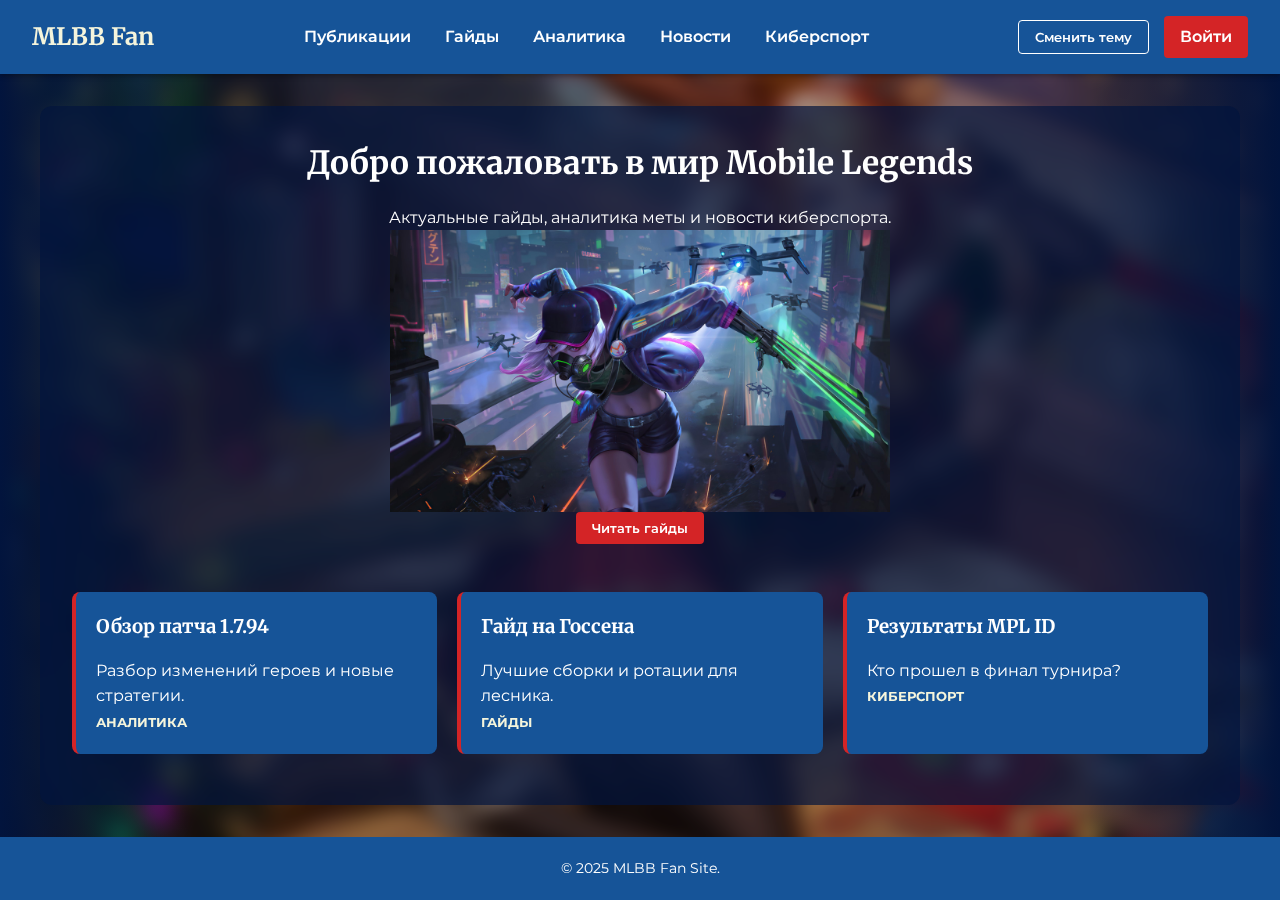
<file: index.html>
<!DOCTYPE html>
<html lang="ru">
<head>
    <meta charset="UTF-8">
    <meta name="viewport" content="width=device-width, initial-scale=1.0">
    <title>MLBB Fan Site - Главная</title>
    <link rel="preconnect" href="https://fonts.googleapis.com">
    <link rel="preconnect" href="https://fonts.gstatic.com" crossorigin>
    <link href="https://fonts.googleapis.com/css2?family=Merriweather:wght@700&family=Montserrat:wght@400;600&display=swap" rel="stylesheet">
    <link rel="stylesheet" href="style.css">
</head>
<body>

    <header>
        <div class="logo">MLBB Fan</div>
        <nav>
            <a href="index.html" class="active">Публикации</a>
            <a href="guides.html">Гайды</a>
            <a href="#">Аналитика</a>
            <a href="#">Новости</a>
            <a href="#">Киберспорт</a>
        </nav>
        <div class="header-controls">
            <button id="theme-toggle">Сменить тему</button>
           <a href="login.html" class="auth-btn">Войти</a>
        </div>
    </header>

    <main>
        <section class="hero">
            <h1>Добро пожаловать в мир Mobile Legends</h1>
            <p>Актуальные гайды, аналитика меты и новости киберспорта.</p>
            <img src="image1.jpg" style="display: block; margin: 0 auto; width: 500px;">
            <a href="guides.html"><button class="cta-button">Читать гайды</button></a>
        </section>

        <section class="content-grid">
            <article class="card">
                <h3>Обзор патча 1.7.94</h3>
                <p>Разбор изменений героев и новые стратегии.</p>
                <span class="tag">Аналитика</span>
            </article>
            <article class="card">
                <h3>Гайд на Госсена</h3>
                <p>Лучшие сборки и ротации для лесника.</p>
                <span class="tag">Гайды</span>
            </article>
            <article class="card">
                <h3>Результаты MPL ID</h3>
                <p>Кто прошел в финал турнира?</p>
                <span class="tag">Киберспорт</span>
            </article>
        </section>
    </main>

    <footer>
        <p>&copy; 2025 MLBB Fan Site.</p>
    </footer>

    <script src="script.js"></script>
</body>

</html>
</file>
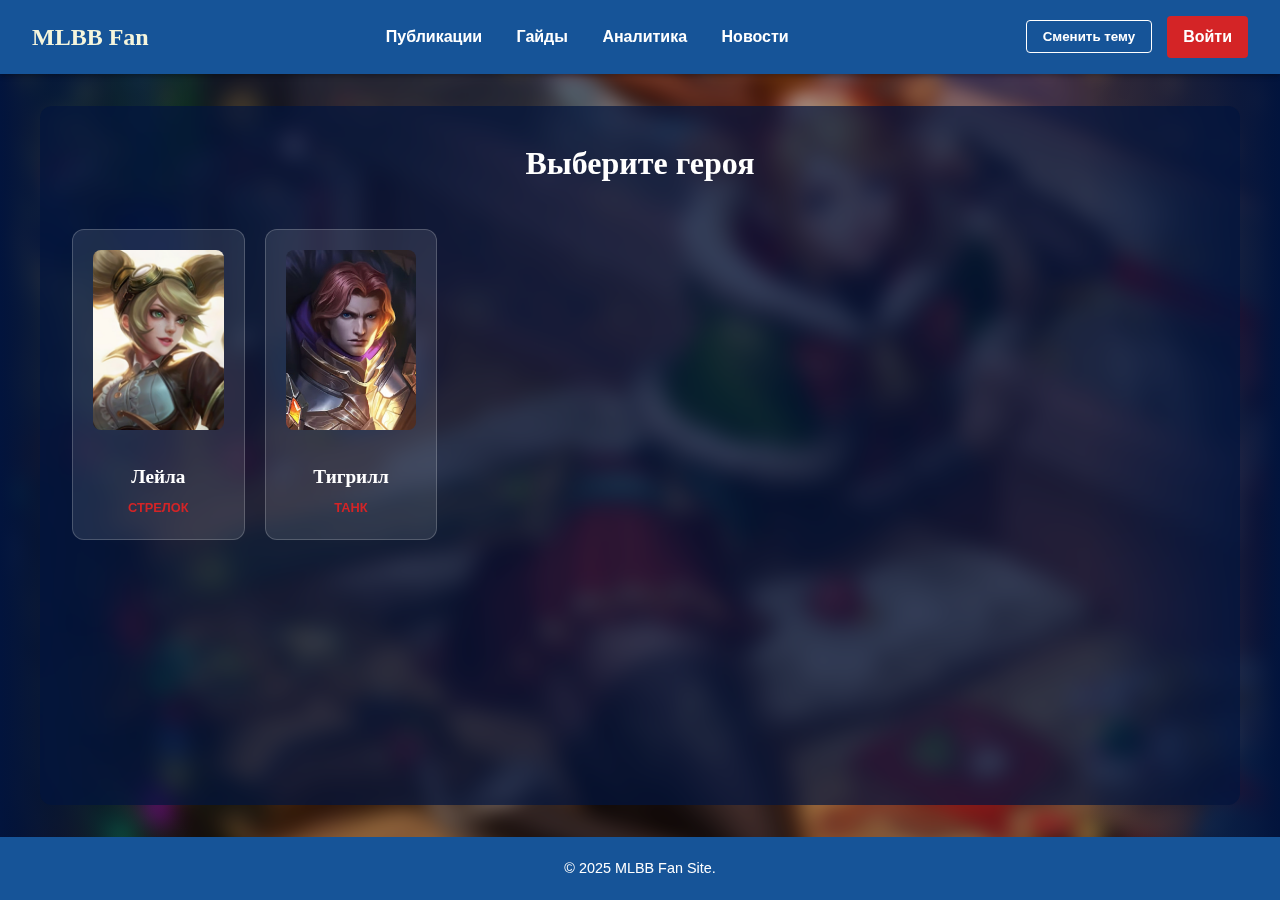
<file: guides.html>
<!DOCTYPE html>
<html lang="ru">
<head>
    <meta charset="UTF-8">
    <meta name="viewport" content="width=device-width, initial-scale=1.0">
    <title>Выбор Гайда - ML Guides</title>
    <link rel="stylesheet" href="style.css">
    <link href="https://unpkg.com/boxicons@2.1.4/css/boxicons.min.css" rel="stylesheet">
</head>
<body>
    
    <header>
         <div class="logo"><a href="guides.html">MLBB Fan</a></div>
        <nav>
            <a href="index.html">Публикации</a>
            <a href="#">Гайды</a>
            <a href="#">Аналитика</a>
            <a href="#">Новости</a>
        </nav>
        <div class="header-controls">
            <button id="theme-toggle">Сменить тему</button>
             <a href="login.html" class="auth-btn">Войти</a>
        </div>
    </header>

    <main class="guides-container">
        <h1>Выберите героя</h1>
        <div class="heroes-grid">
            <a href="hero-guide.html" class="hero-card">
                <img src="Layla.jpg" alt="Layla">
                <h3>Лейла</h3>
                <p>Стрелок</p>
            </a>
            
            <a href="hero-guide1.html" class="hero-card">
                <img src="Tigreal.jpg" alt="Tigreal">
                <h3>Тигрилл</h3>
                <p>Танк</p>
            </a>

            </div>
    </main>
    <footer>
        <p>&copy; 2025 MLBB Fan Site.</p>
    </footer>

    <script src="script.js"></script>
</body>
</html>
</file>
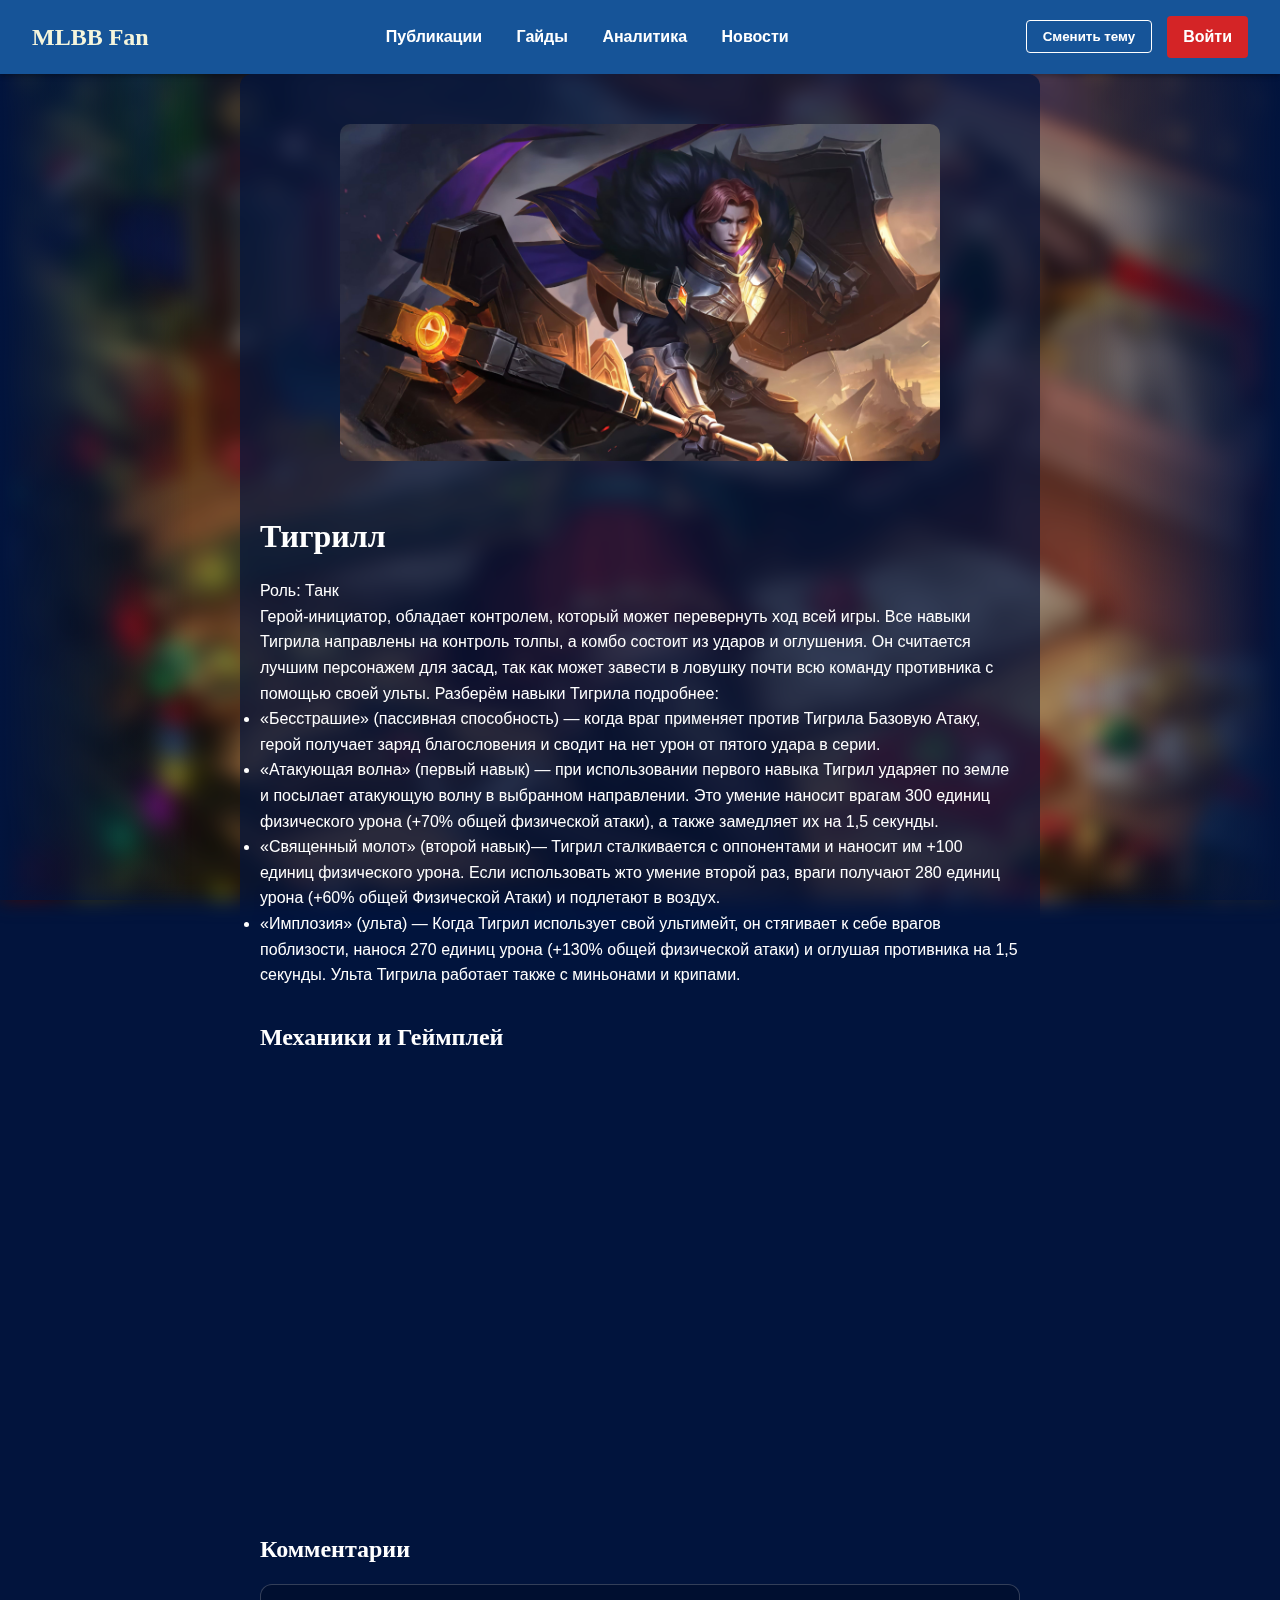
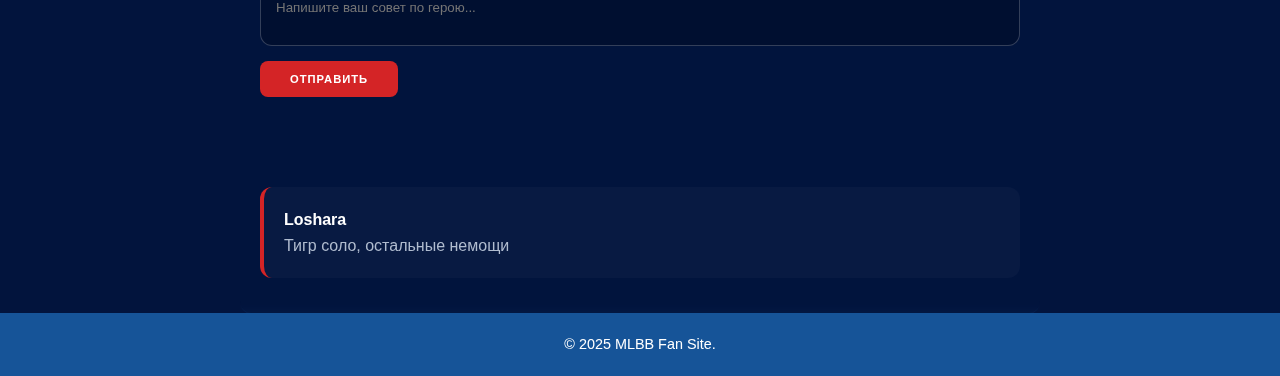
<file: hero-guide1.html>
<!DOCTYPE html>
<html lang="ru">
<head>
    <meta charset="UTF-8">
    <meta name="viewport" content="width=device-width, initial-scale=1.0">
    <title>Гайд на Layla - ML Guides</title>
    <link rel="stylesheet" href="style.css">
    <link href="https://unpkg.com/boxicons@2.1.4/css/boxicons.min.css" rel="stylesheet">
</head>
<body>

    <header>
        <div class="logo"><a href="hero-guide.html">MLBB Fan</a></div>
        <nav>
            <a href="index.html">Публикации</a>
            <a href="#">Гайды</a>
            <a href="#">Аналитика</a>
            <a href="#">Новости</a>
        </nav>
        <div class="header-controls">
            <button id="theme-toggle">Сменить тему</button>
             <a href="login.html" class="auth-btn">Войти</a>
        </div>
    </header>

    <main class="guide-detail">
        <section class="hero-header">
            <img src="TigrealFull.jpg" alt="Tigreal Full Art" class="hero-full-img" style="display: block; margin: 30px auto; max-width: 600px; width: 100%";>
            <div class="hero-info">
                <h1>Тигрилл</h1>
                <p class="role">Роль: Танк</p>
                <p class="desc">Герой-инициатор, обладает контролем, который может перевернуть ход всей игры. Все навыки Тигрила направлены на контроль толпы, а комбо состоит из ударов и оглушения. Он считается лучшим персонажем для засад, так как может завести в ловушку почти всю команду противника с помощью своей ульты. Разберём навыки Тигрила подробнее:</p>
                <ul>
                    <li>«Бесстрашие» (пассивная способность) — когда враг применяет против Тигрила Базовую Атаку, герой получает заряд благословения и сводит на нет урон от пятого удара в серии. </li>
                    <li>«Атакующая волна» (первый навык) — при использовании первого навыка Тигрил ударяет по земле и посылает атакующую волну в выбранном направлении. Это умение наносит врагам 300 единиц физического урона (+70% общей физической атаки), а также замедляет их на 1,5 секунды.</li>
                    <li>«Священный молот» (второй навык)— Тигрил сталкивается с оппонентами и наносит им +100 единиц физического урона. Если использовать жто умение второй раз, враги получают 280 единиц урона (+60% общей Физической Атаки) и подлетают в воздух.</li>
                    <li>«Имплозия» (ульта) — Когда Тигрил использует свой ультимейт, он стягивает к себе врагов поблизости, нанося 270 единиц урона (+130% общей физической атаки) и оглушая противника на 1,5 секунды. Ульта Тигрила работает также с миньонами и крипами.</li>
                </ul>
            </div>
        </section>
             <section class="video-section">
            <h2>Механики и Геймплей</h2>
            <div class="video-container">
                <iframe width="560" height="315" src="https://www.youtube.com/watch?v=GPfVeYKRycw" title="YouTube video player" frameborder="0" allow="accelerometer; autoplay; clipboard-write; encrypted-media; gyroscope; picture-in-picture" allowfullscreen></iframe>
            </div>
        </section>
        <section class="comments-section">
            <h2>Комментарии</h2>
            
            <div class="comment-form">
                <textarea id="comment-input" placeholder="Напишите ваш совет по герою..."></textarea>
                <button id="submit-comment">Отправить</button>
            </div>

            <div id="comments-list" class="comments-list">
                <div class="comment">
                    <strong>Loshara</strong>
                    <p>Тигр соло, остальные немощи</p>
                </div>
            </div>
        </section>
    </main>
    <footer>
        <p>&copy; 2025 MLBB Fan Site.</p>
    </footer>
    <script src="script.js"></script>
</body>
</html>
</file>
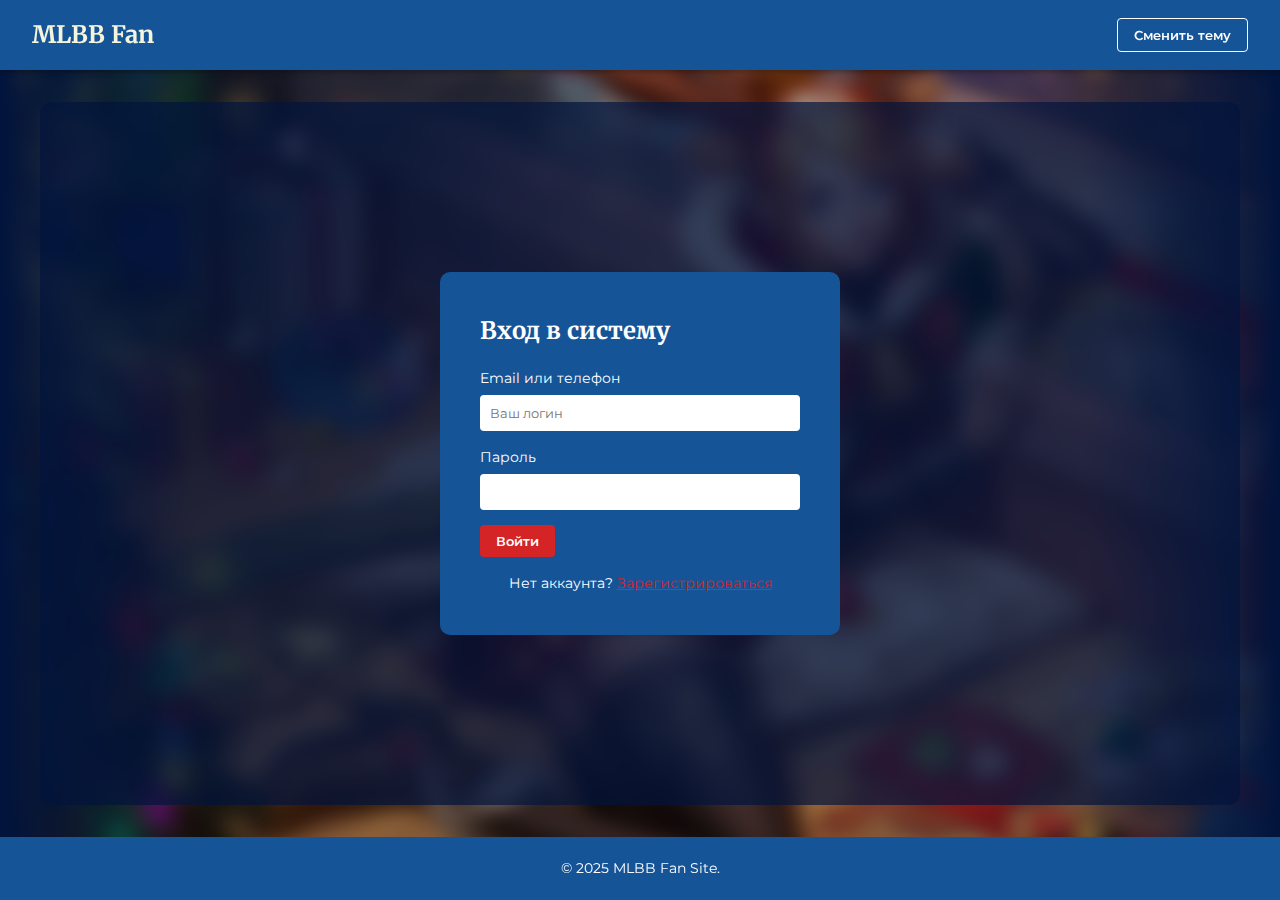
<file: login.html>
<!DOCTYPE html>
<html lang="ru">
<head>
    <meta charset="UTF-8">
    <meta name="viewport" content="width=device-width, initial-scale=1.0">
    <title>Вход - MLBB Fan</title>
    <link href="https://fonts.googleapis.com/css2?family=Merriweather:wght@700&family=Montserrat:wght@400;600&display=swap" rel="stylesheet">
    <link rel="stylesheet" href="style.css">
</head>
<body>

    <header>
        <div class="logo"><a href="index.html">MLBB Fan</a></div>
        <div class="header-controls">
            <button id="theme-toggle">Сменить тему</button>
        </div>
    </header>

    <main class="auth-container">
        <div class="auth-form">
            <h2>Вход в систему</h2>
            <form>
                <div class="form-group">
                    <label for="login-email">Email или телефон</label>
                    <input type="text" id="login-email" placeholder="Ваш логин" required>
                </div>

                <div class="form-group">
                    <label for="login-pass">Пароль</label>
                    <input type="password" id="login-pass" required>
                </div>

               <button href="profile.html" type="submit" class="cta-button">Войти</button>

            </form>
            
            <p class="auth-link">Нет аккаунта? <a href="register.html">Зарегистрироваться</a></p>
        </div>
    </main>

    <footer>
        <p>&copy; 2025 MLBB Fan Site.</p>
    </footer>

    <script src="script.js"></script>
</body>
</html>
</file>
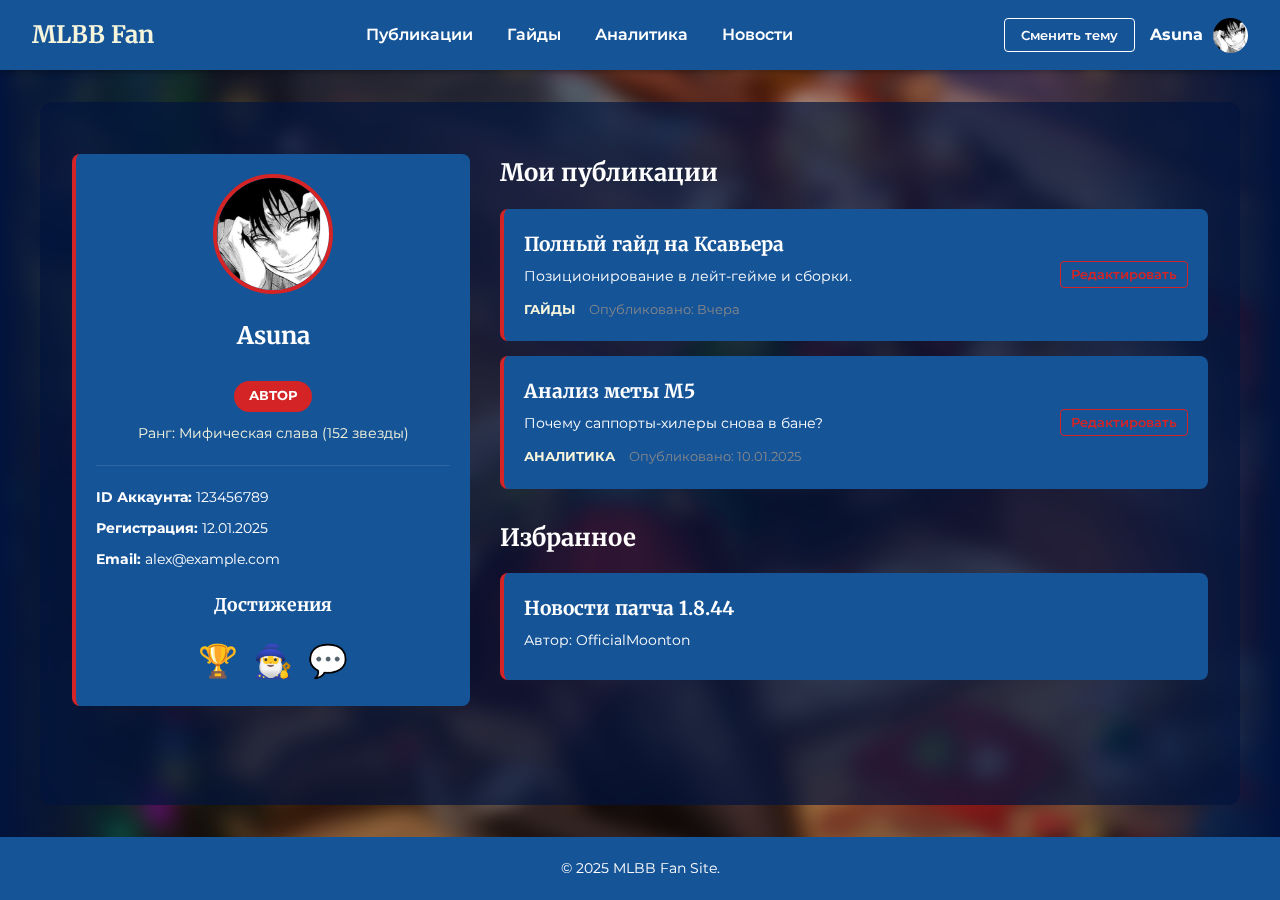
<file: profile.html>
<!DOCTYPE html>
<html lang="ru">
<head>
    <meta charset="UTF-8">
    <meta name="viewport" content="width=device-width, initial-scale=1.0">
    <title>Профиль пользователя - MLBB Fan</title>
    <link href="https://fonts.googleapis.com/css2?family=Merriweather:wght@700&family=Montserrat:wght@400;600&display=swap" rel="stylesheet">
    <link rel="stylesheet" href="style.css">
</head>
<body>

    <header>
        <div class="logo"><a href="index.html">MLBB Fan</a></div>
        <nav>
            <a href="index.html">Публикации</a>
            <a href="#">Гайды</a>
            <a href="#">Аналитика</a>
            <a href="#">Новости</a>
        </nav>
        <div class="header-controls">
            <button id="theme-toggle">Сменить тему</button>
            <div class="user-mini">
                <span>Asuna</span>
                <div class="avatar-circle-small"></div>
            </div>
        </div>
    </header>

    <main>
        <div class="profile-container">
            <aside class="profile-sidebar card">
                <div class="profile-header">
                    <div class="avatar-large">
                        <img src="image4.jpg" alt="Profile avatar">
                    </div>
                    <h2>Asuna</h2>
                    <p class="role-badge">Автор</p>
                    <p class="rank-info">Ранг: Мифическая слава (152 звезды)</p>
                </div>
                
                <hr class="divider">

                <div class="profile-details">
                    <p><strong>ID Аккаунта:</strong> 123456789</p>
                    <p><strong>Регистрация:</strong> 12.01.2025</p>
                    <p><strong>Email:</strong> alex@example.com</p>
                </div>

                <div class="profile-achievements">
                    <h3>Достижения</h3>
                    <div class="achievements-grid">
                        <div class="achievement" title="Автор года">🏆</div>
                        <div class="achievement" title="Эксперт по магам">🧙‍♂️</div>
                        <div class="achievement" title="Активный комментатор">💬</div>
                    </div>
                </div>
            </aside>

            <section class="profile-content">
                <h2>Мои публикации</h2>
                
                <div class="content-grid-profile">
                    <article class="card horizontal-card">
                        <div class="card-info">
                            <h3>Полный гайд на Ксавьера</h3>
                            <p>Позиционирование в лейт-гейме и сборки.</p>
                            <span class="tag">Гайды</span>
                            <span class="date">Опубликовано: Вчера</span>
                        </div>
                        <div class="card-actions">
                            <button class="edit-btn">Редактировать</button>
                        </div>
                    </article>

                    <article class="card horizontal-card">
                        <div class="card-info">
                            <h3>Анализ меты M5</h3>
                            <p>Почему саппорты-хилеры снова в бане?</p>
                            <span class="tag">Аналитика</span>
                            <span class="date">Опубликовано: 10.01.2025</span>
                        </div>
                        <div class="card-actions">
                            <button class="edit-btn">Редактировать</button>
                        </div>
                    </article>
                </div>

                <h2 style="margin-top: 30px;">Избранное</h2>
                <div class="content-grid-profile">
                    <article class="card horizontal-card">
                        <div class="card-info">
                            <h3>Новости патча 1.8.44</h3>
                            <p>Автор: OfficialMoonton</p>
                        </div>
                    </article>
                </div>
            </section>
        </div>
    </main>

    <footer>
        <p>&copy; 2025 MLBB Fan Site.</p>
    </footer>

    <script src="script.js"></script>
</body>
</html>
</file>
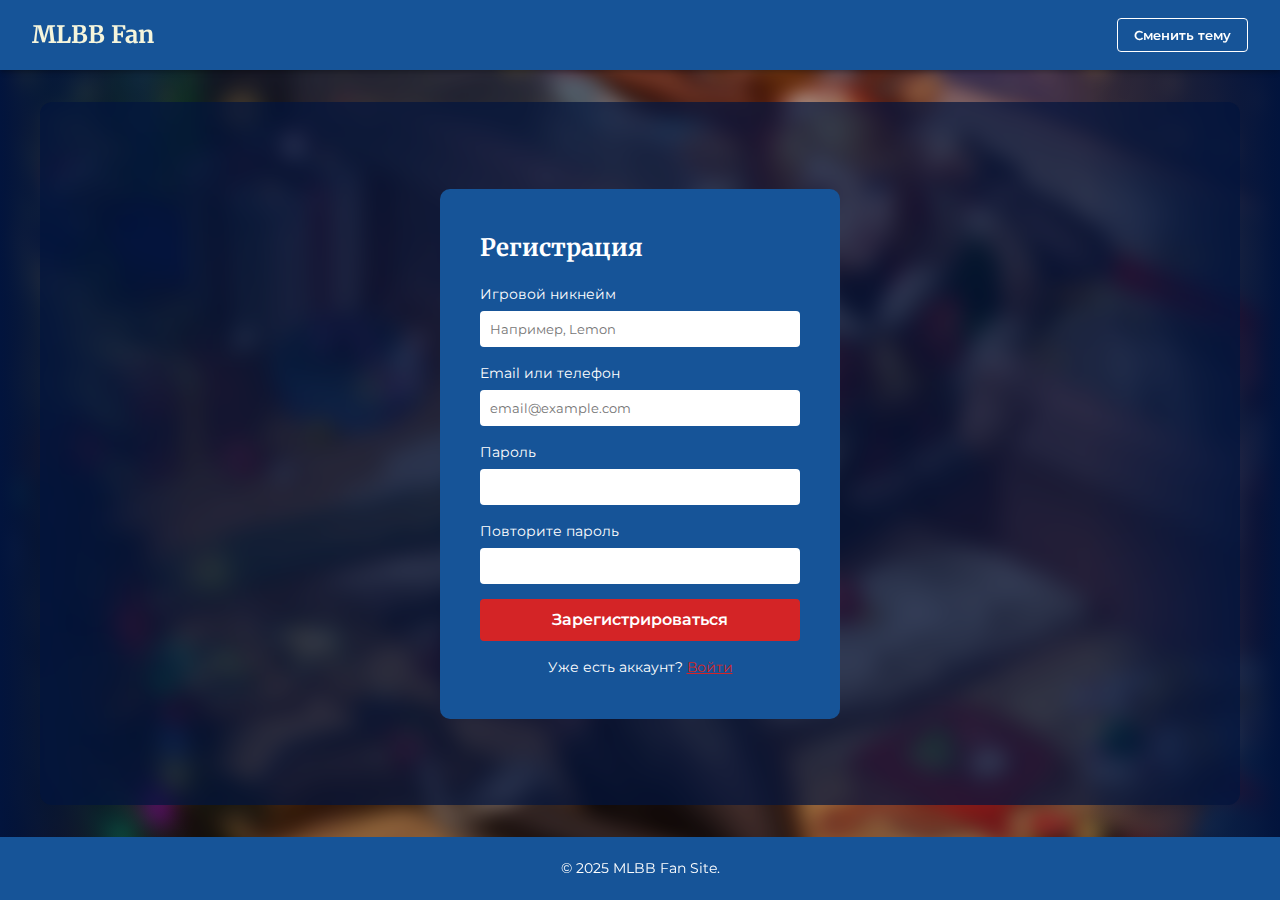
<file: register.html>
<!DOCTYPE html>
<html lang="ru">
<head>
    <meta charset="UTF-8">
    <meta name="viewport" content="width=device-width, initial-scale=1.0">
    <title>Регистрация - MLBB Fan</title>
    <link href="https://fonts.googleapis.com/css2?family=Merriweather:wght@700&family=Montserrat:wght@400;600&display=swap" rel="stylesheet">
    <link rel="stylesheet" href="style.css">
</head>
<body>

    <header>
        <div class="logo"><a href="index.html">MLBB Fan</a></div>
        <div class="header-controls">
            <button id="theme-toggle">Сменить тему</button>
        </div>
    </header>

    <main class="auth-container">
        <div class="auth-form">
            <h2>Регистрация</h2>
            <form action="#">
                <div class="form-group">
                    <label for="nickname">Игровой никнейм</label>
                    <input type="text" id="nickname" placeholder="Например, Lemon" required>
                </div>
                
                <div class="form-group">
                    <label for="email">Email или телефон</label>
                    <input type="text" id="email" placeholder="email@example.com" required>
                </div>

                <div class="form-group">
                    <label for="password">Пароль</label>
                    <input type="password" id="password" required>
                </div>

                <div class="form-group">
                    <label for="confirm-password">Повторите пароль</label>
                    <input type="password" id="confirm-password" required>
                </div>

               <a href="profile.html" class="cta-button full-width" style="text-align:center; display:block;">Зарегистрироваться</a>
            </form>
            <p class="auth-link">Уже есть аккаунт? <a href="#">Войти</a></p>
        </div>
    </main>

    <footer>
        <p>&copy; 2025 MLBB Fan Site.</p>
    </footer>

    <script src="script.js"></script>
</body>

</html>
</file>
<file: style.css>
:root {
    --main-bg: #02143D;       /* Глубокий синий - 60% */
    --card-bg: #165498;       /* Светло-голубой - 30% */
    --accent-color: #D42426;  /* Насыщенный красный - 10% */
    --text-color: #ffffff;    /* Текст светлый */
    --cream-color: #F5F5DC;   /* Теплый кремовый (вспомогательный) */
    --bg-card-hero: #ffffff; 
    --text-card-hero: #02143D;
    
    /* Шрифты */
    --font-heading: 'Merriweather', serif;
    --font-body: 'Montserrat', sans-serif;
}




body {
    font-family: var(--font-body);
    background-color: var(--main-bg);
    color: var(--text-color);
    line-height: 1.6;
    display: flex;
    flex-direction: column;
    min-height: 100vh;
    transition: background-color 0.3s, color 0.3s;
}

body::before {
    content: '';
    position: fixed;
    top: 0;
    left: 0;
    width: 100%;
    height: 100%;
    background-image: url('image3.jpg'); 
    background-size: cover;
    background-position: center;
    filter: blur(10px) brightness(0.7); 
    z-index: -1; 
}

body::after {
    content: '';
    position: fixed;
    top: 0;
    left: 0;
    width: 100%;
    height: 100%;
    background: linear-gradient(
        90deg,
        var(--main-bg) 0%,
        transparent 15%,
        transparent 85%,
        var(--main-bg) 100%
    );
    z-index: -1;
    pointer-events: none;
}

main {
    flex: 1;
    background-color: rgba(2, 20, 61, 0.7); 
    border-radius: 12px;
    padding: 2rem;
    margin: 2rem auto;
    max-width: 1200px;
    backdrop-filter: blur(5px); 
    width: 100%;
}
/* Шапка */
header {
    background-color: var(--card-bg);
    padding: 1rem 2rem;
    display: flex;
    justify-content: space-between;
    align-items: center;
    box-shadow: 0 2px 5px rgba(0,0,0,0.3);
}

.logo {
    font-family: var(--font-heading);
    font-size: 1.5rem;
    font-weight: bold;
    color: var(--cream-color);
}

.logo a {
    color: inherit;
    text-decoration: none;
}

nav a {
    color: var(--text-color);
    text-decoration: none;
    margin: 0 15px;
    font-weight: 600;
    transition: color 0.2s;
}

nav a:hover {
    color: var(--cream-color);
}

.header-controls {
    display: flex;
    gap: 15px;
    align-items: center;
}

/* Кнопки */
button, .cta-button, .auth-btn {
    padding: 8px 16px;
    border: none;
    border-radius: 4px;
    cursor: pointer;
    font-family: var(--font-body);
    font-weight: 600;
}

#theme-toggle {
    background-color: transparent;
    border: 1px solid var(--text-color);
    color: var(--text-color);
}

.cta-button, .auth-btn {
    background-color: var(--accent-color);
    color: white;
    text-decoration: none;
    display: inline-block;
}

.cta-button:hover, .auth-btn:hover {
    opacity: 0.9;
}



.hero {
    text-align: center;
    margin-bottom: 3rem;
}

h1, h2, h3 {
    font-family: var(--font-heading);
    margin-bottom: 1rem;
}

/* Карточки  */
.content-grid {
    display: grid;
    grid-template-columns: repeat(auto-fit, minmax(300px, 1fr));
    gap: 20px;
}

.card {
    background-color: var(--card-bg);
    padding: 20px;
    border-radius: 8px;
    border-left: 4px solid var(--accent-color); 
}

.tag {
    font-size: 0.8rem;
    color: var(--cream-color);
    text-transform: uppercase;
    font-weight: bold;
}


/* Форма регистрации */
.auth-container {
    display: flex;
    justify-content: center;
    align-items: center;
}

.auth-form {
    background-color: var(--card-bg);
    padding: 40px;
    border-radius: 10px;
    width: 100%;
    max-width: 400px;
}

.form-group {
    margin-bottom: 15px;
}

.form-group label {
    display: block;
    margin-bottom: 5px;
    font-size: 0.9rem;
}

.form-group input {
    width: 100%;
    padding: 10px;
    border-radius: 4px;
    border: none;
    font-family: var(--font-body);
}

.full-width {
    width: 100%;
    margin-top: 10px;
}

.auth-link {
    margin-top: 15px;
    text-align: center;
    font-size: 0.9rem;
}

.auth-link a {
    color: var(--accent-color);
}

/* Контейнер профиля  */
.profile-container {
    display: flex;
    gap: 30px;
    margin-top: 20px;
}

.profile-sidebar {
    flex: 1;
    text-align: center;
    min-width: 280px;
    height: fit-content; 
}

.avatar-large img {
    width: 120px;
    height: 120px;
    border-radius: 50%;
    border: 4px solid var(--accent-color); 
    margin-bottom: 15px;
    object-fit: cover;
}

.role-badge {
    display: inline-block;
    background-color: var(--accent-color);
    color: white;
    padding: 5px 15px;
    border-radius: 20px;
    font-size: 0.8rem;
    font-weight: bold;
    margin: 10px 0;
    text-transform: uppercase;
}

.rank-info {
    font-size: 0.9rem;
    color: var(--cream-color);
    margin-bottom: 15px;
}

.divider {
    border: 0;
    height: 1px;
    background: rgba(255, 255, 255, 0.1);
    margin: 20px 0;
}


body.light-theme .divider {
    background: rgba(0, 0, 0, 0.1);
}

.profile-details p {
    font-size: 0.9rem;
    margin-bottom: 8px;
    text-align: left;
}

.profile-achievements h3 {
    margin-top: 20px;
    font-size: 1.1rem;
}

.achievements-grid {
    display: flex;
    justify-content: center;
    gap: 15px;
    margin-top: 10px;
    font-size: 2rem; 
}


.profile-content {
    flex: 2;
}

.content-grid-profile {
    display: flex;
    flex-direction: column;
    gap: 15px;
}

.horizontal-card {
    display: flex;
    justify-content: space-between;
    align-items: center;
}

.card-info h3 {
    font-size: 1.2rem;
    margin-bottom: 5px;
}

.card-info p {
    font-size: 0.9rem;
    margin-bottom: 8px;
}

.date {
    font-size: 0.8rem;
    color: #888;
    margin-left: 10px;
}

.edit-btn {
    background-color: transparent;
    border: 1px solid var(--accent-color);
    color: var(--accent-color);
    padding: 5px 10px;
    font-size: 0.8rem;
    transition: all 0.3s;
}

.edit-btn:hover {
    background-color: var(--accent-color);
    color: white;
}

/* Мини-профиль в шапке */
.user-mini {
    display: flex;
    align-items: center;
    gap: 10px;
    font-weight: bold;
}

.avatar-circle-small {
    width: 35px;
    height: 35px;
    background-color: var(--accent-color);
    border-radius: 50%;
    background-image: url('image4.jpg');
    background-size: cover;
    background-position: center;
}
.guides-container {
    padding: 2rem;
    text-align: center;
}

.heroes-grid {
    display: grid;
    grid-template-columns: repeat(auto-fill, minmax(150px, 1fr));
    gap: 20px;
    margin-top: 20px;
}

/* Карточки героев */
.hero-card {
    background: rgba(255, 255, 255, 0.1);
    border: 1px solid rgba(255, 255, 255, 0.2);
    border-radius: 12px;
    padding: 20px;
    text-align: center;
    text-decoration: none;
    transition: transform 0.3s, background 0.3s;
    display: block;
    overflow: hidden;
}

.hero-card:hover {
    transform: translateY(-5px);
    background: rgba(255, 255, 255, 0.15);
    text-decoration: none;
}

.hero-card img {
    width: 100%;
    height: 180px;
    object-fit: cover;
    border-radius: 8px;
    margin-bottom: 15px;
}

.hero-card h3 {
    color: white;
    font-family: var(--font-heading);
    margin: 10px 0 5px;
    font-size: 1.2rem;
}

.hero-card p {
    color: var(--accent-color);
    font-weight: 600;
    text-transform: uppercase;
    font-size: 0.8rem;
    margin: 0;
}

.guide-detail {
    max-width: 800px;
    margin: 0 auto;
    padding: 20px;
}

.hero-header {
    display: flex;
    align-items: center;
    gap: 20px;
    margin-bottom: 30px;
    flex-wrap: wrap;
}

.hero-full-img {
    width: 600px !important;
    height: auto;
    border-radius: 10px;
    }

.video-container {
    position: relative;
    padding-bottom: 56.25%; 
    height: 0;
    overflow: hidden;
    margin-bottom: 30px;
}

.video-container iframe {
    position: absolute;
    top: 0;
    left: 0;
    width: 100%;
    height: 100%;
}
.guides-container main {
    background: transparent !important;
    backdrop-filter: none !important;
    padding-top: 0;
}

.heroes-grid {
    margin-top: 40px;
}

/* Поле ввода */
.comment-form textarea {
    background: rgba(0, 0, 0, 0.2) !important;
    border: 1px solid rgba(255, 255, 255, 0.2) !important;
    border-radius: 12px !important;
    color: white !important;
    padding: 15px !important;
    font-family: 'Inter', sans-serif;
    resize: none;
}
.comment-form {
    display: flex;
    flex-direction: column; 
    gap: 15px;
    margin-bottom: 40px; 
}
.comment-form textarea:focus {
    border-color: #007bff !important;
    background-color: rgba(255, 255, 255, 0.1) !important;
}

/* Кнопка */
.comment-form button {
    align-self: flex-start; 
    padding: 12px 30px !important;
    background: var(--accent-color) !important;
    border-radius: 8px !important;
    color: white !important;
    text-transform: uppercase;
    font-family: 'Unbounded', sans-serif;
    font-size: 0.7rem;
    letter-spacing: 1px;
    margin-bottom: 50px !important;
}

.comment-form button:hover {
    transform: translateY(-2px); 
    box-shadow: 0 5px 15px rgba(0, 123, 255, 0.4);
}


.comment {
    background: rgba(255, 255, 255, 0.03) !important;
    border-radius: 12px !important;
    padding: 20px !important;
    margin-bottom: 15px !important;
    border-left: 4px solid var(--accent-color) !important;
}
.comment h4 {
    color: #ffffff !important;
    font-family: 'Unbounded', sans-serif;
    font-size: 0.9rem;
    margin-bottom: 5px;
}

.comment p {
    color: #b0bccf !important;
    font-family: 'Inter', sans-serif;
}
.hero img {
    display: block;
    margin-left: auto;
    margin-right: auto;
}

body.light-theme {
    --main-bg: #f0f2f5;         
    --card-bg: #ffffff;        
    --text-color: #1a1a1a;     
    --header-bg: #ffffff;      
    --nav-text: #333333;        
    --accent-color: #2a52be;    
    --footer-bg: #e4e6eb;        
    --sidebar-bg: #ffffff;        
    --border-color: #dddddd;     
}
body.light-theme main {
    background-color: rgba(240, 242, 245, 0.7); 
}

body.light-theme {
    background-color: var(--main-bg);
    color: var(--text-color);
}

body.light-theme header {
    background-color: var(--header-bg);
    border-bottom: 1px solid var(--border-color);
}

body.light-theme .post-card, 
body.light-theme .hero, 
body.light-theme .sidebar-block,
body.light-theme .comment {
    background-color: var(--card-bg);
    color: var(--text-color);
    box-shadow: 0 2px 10px rgba(0,0,0,0.1); 
}

body.light-theme footer {
    background-color: var(--footer-bg);
    color: var(--text-color);
}

body.light-theme nav a {
    color: var(--nav-text);
}

* {
    box-sizing: border-box;
    margin: 0;
    padding: 0;
}

/* Футер */
footer {
    text-align: center;
    padding: 20px;
    background-color: var(--card-bg);
    margin-top: auto;
    font-size: 0.9rem;
</file>
